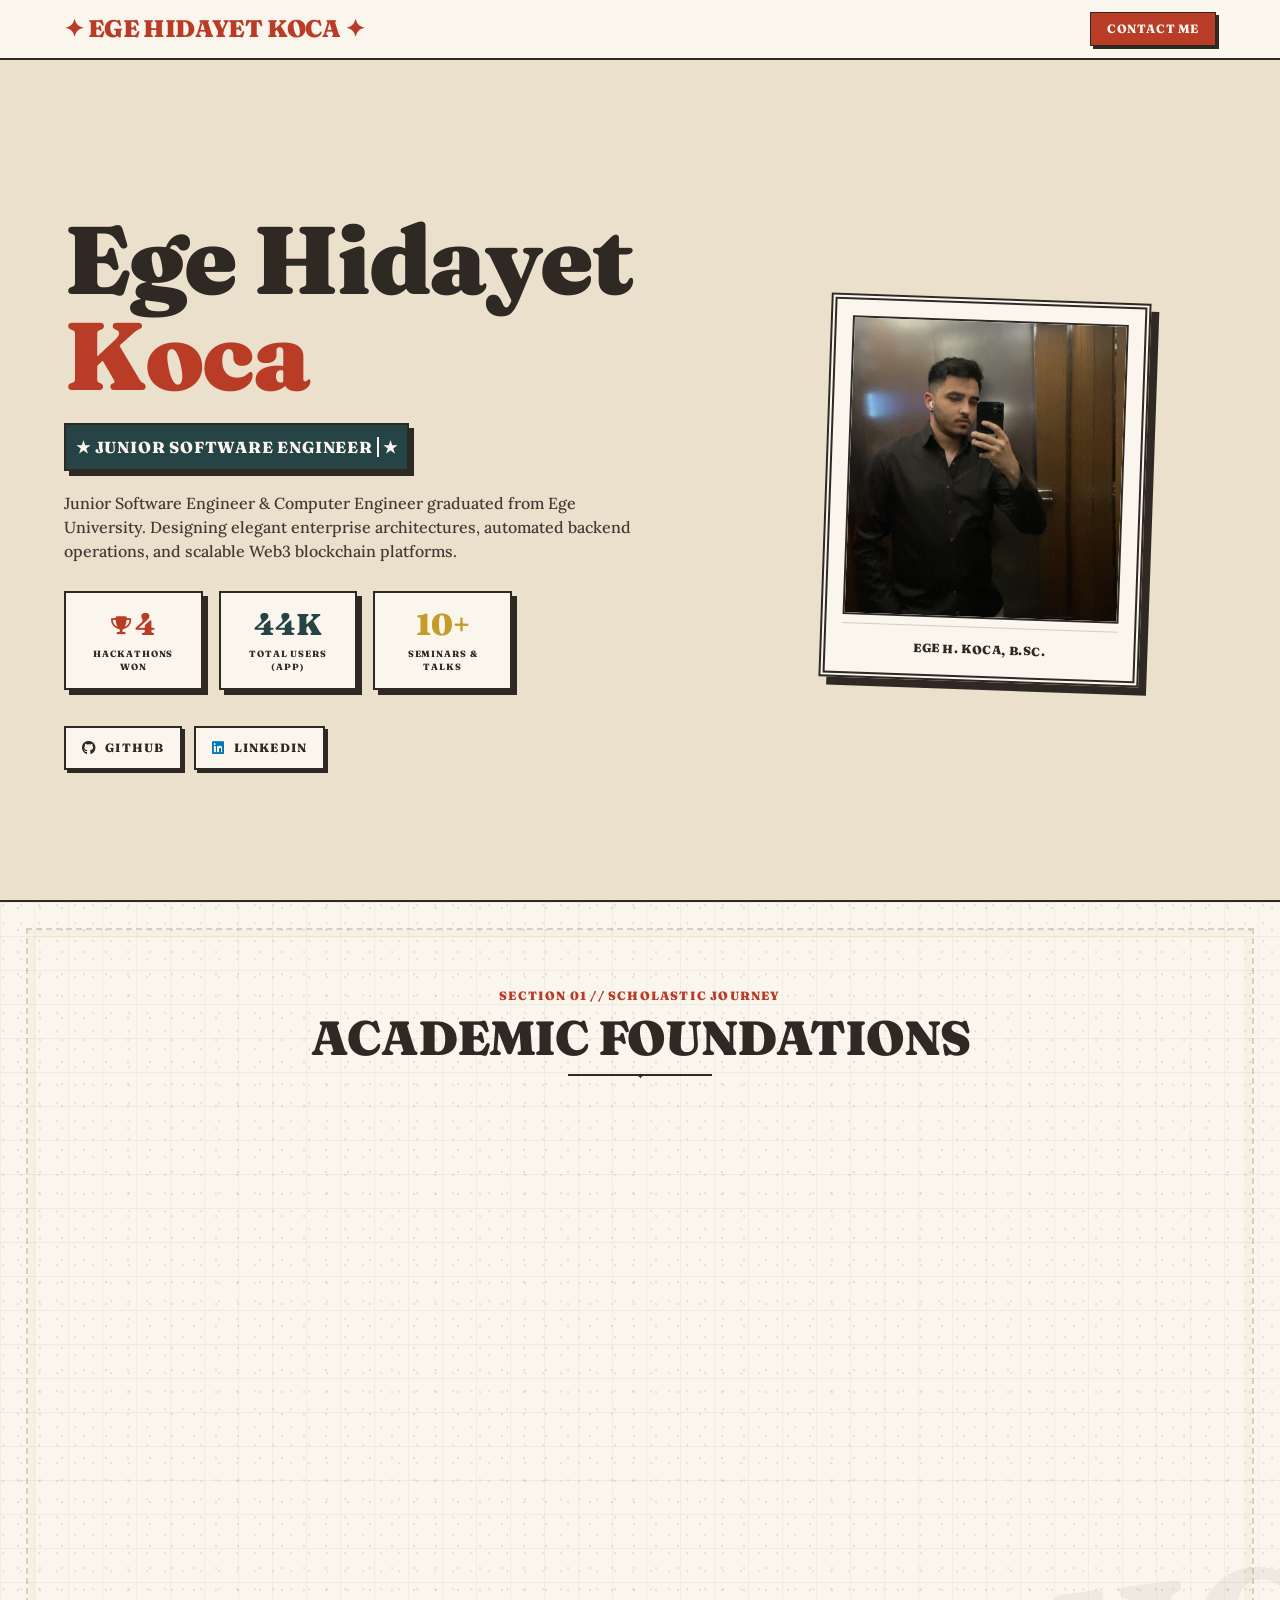
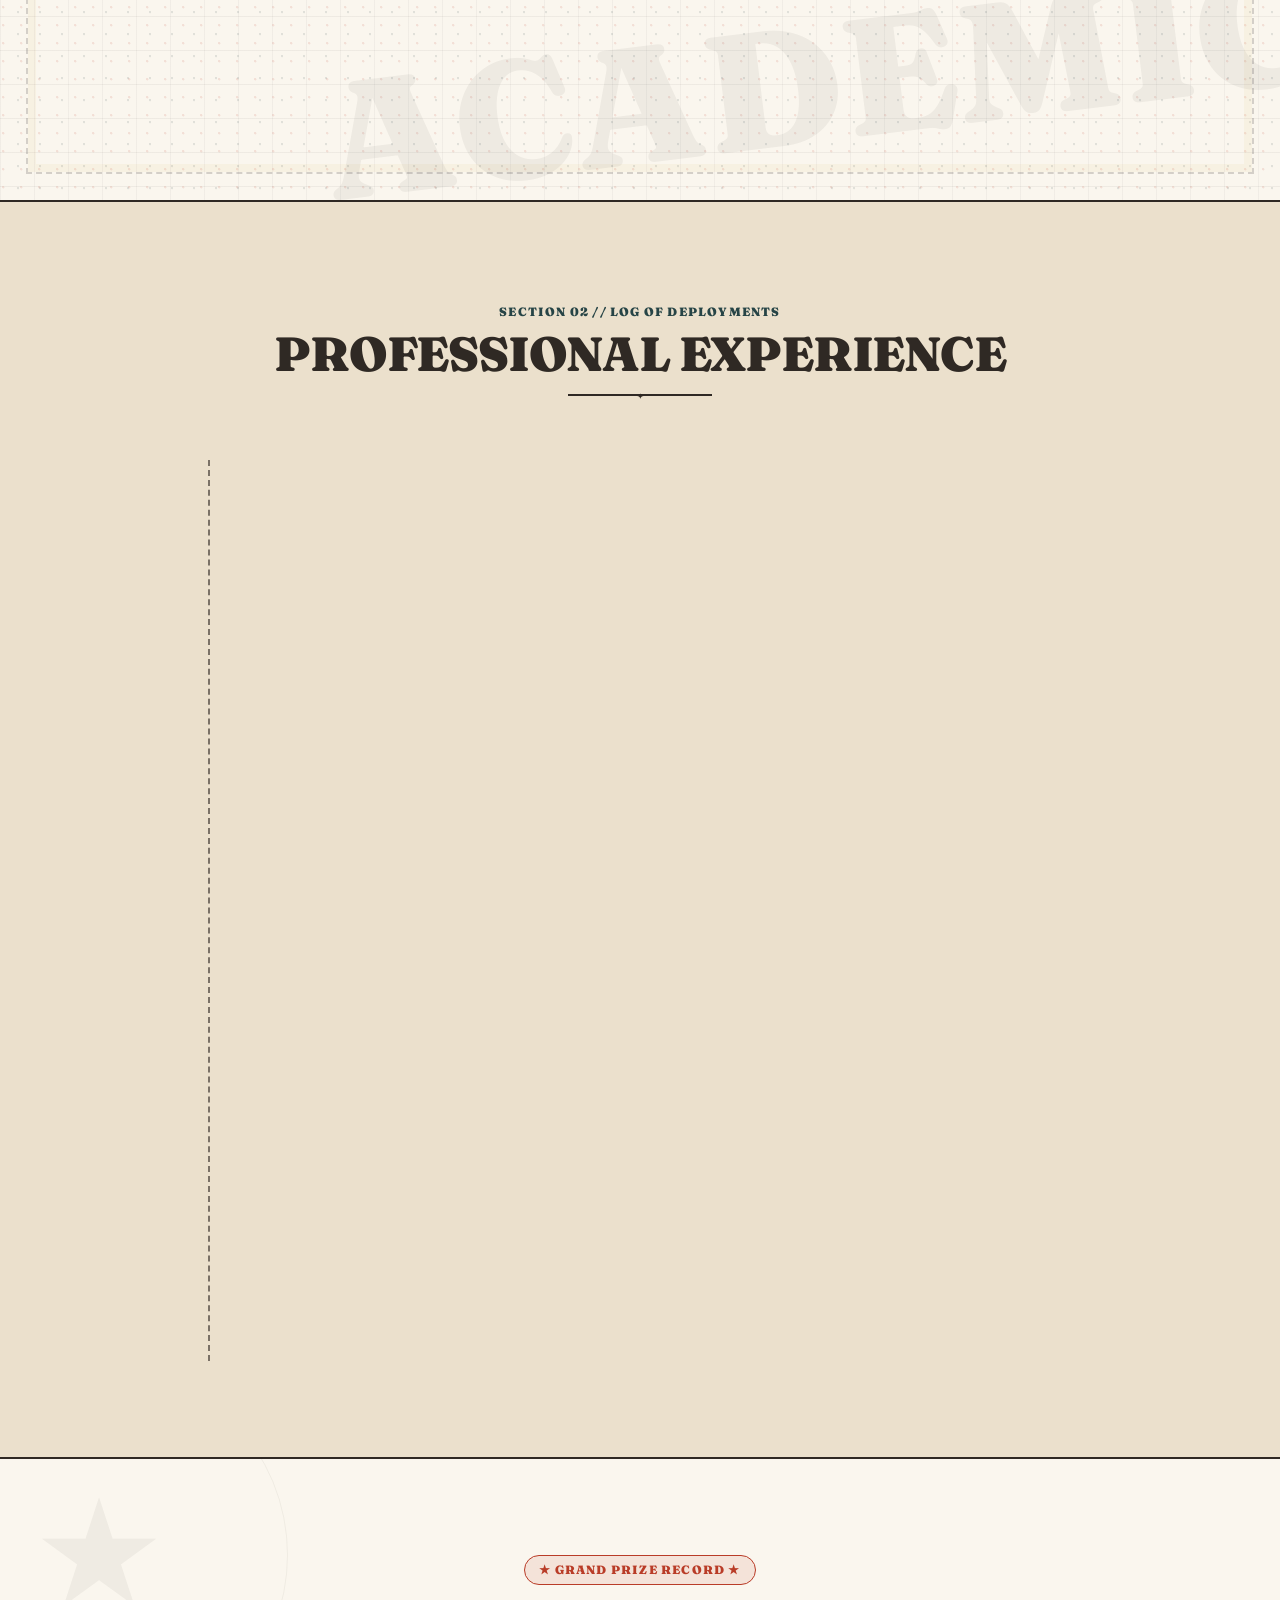
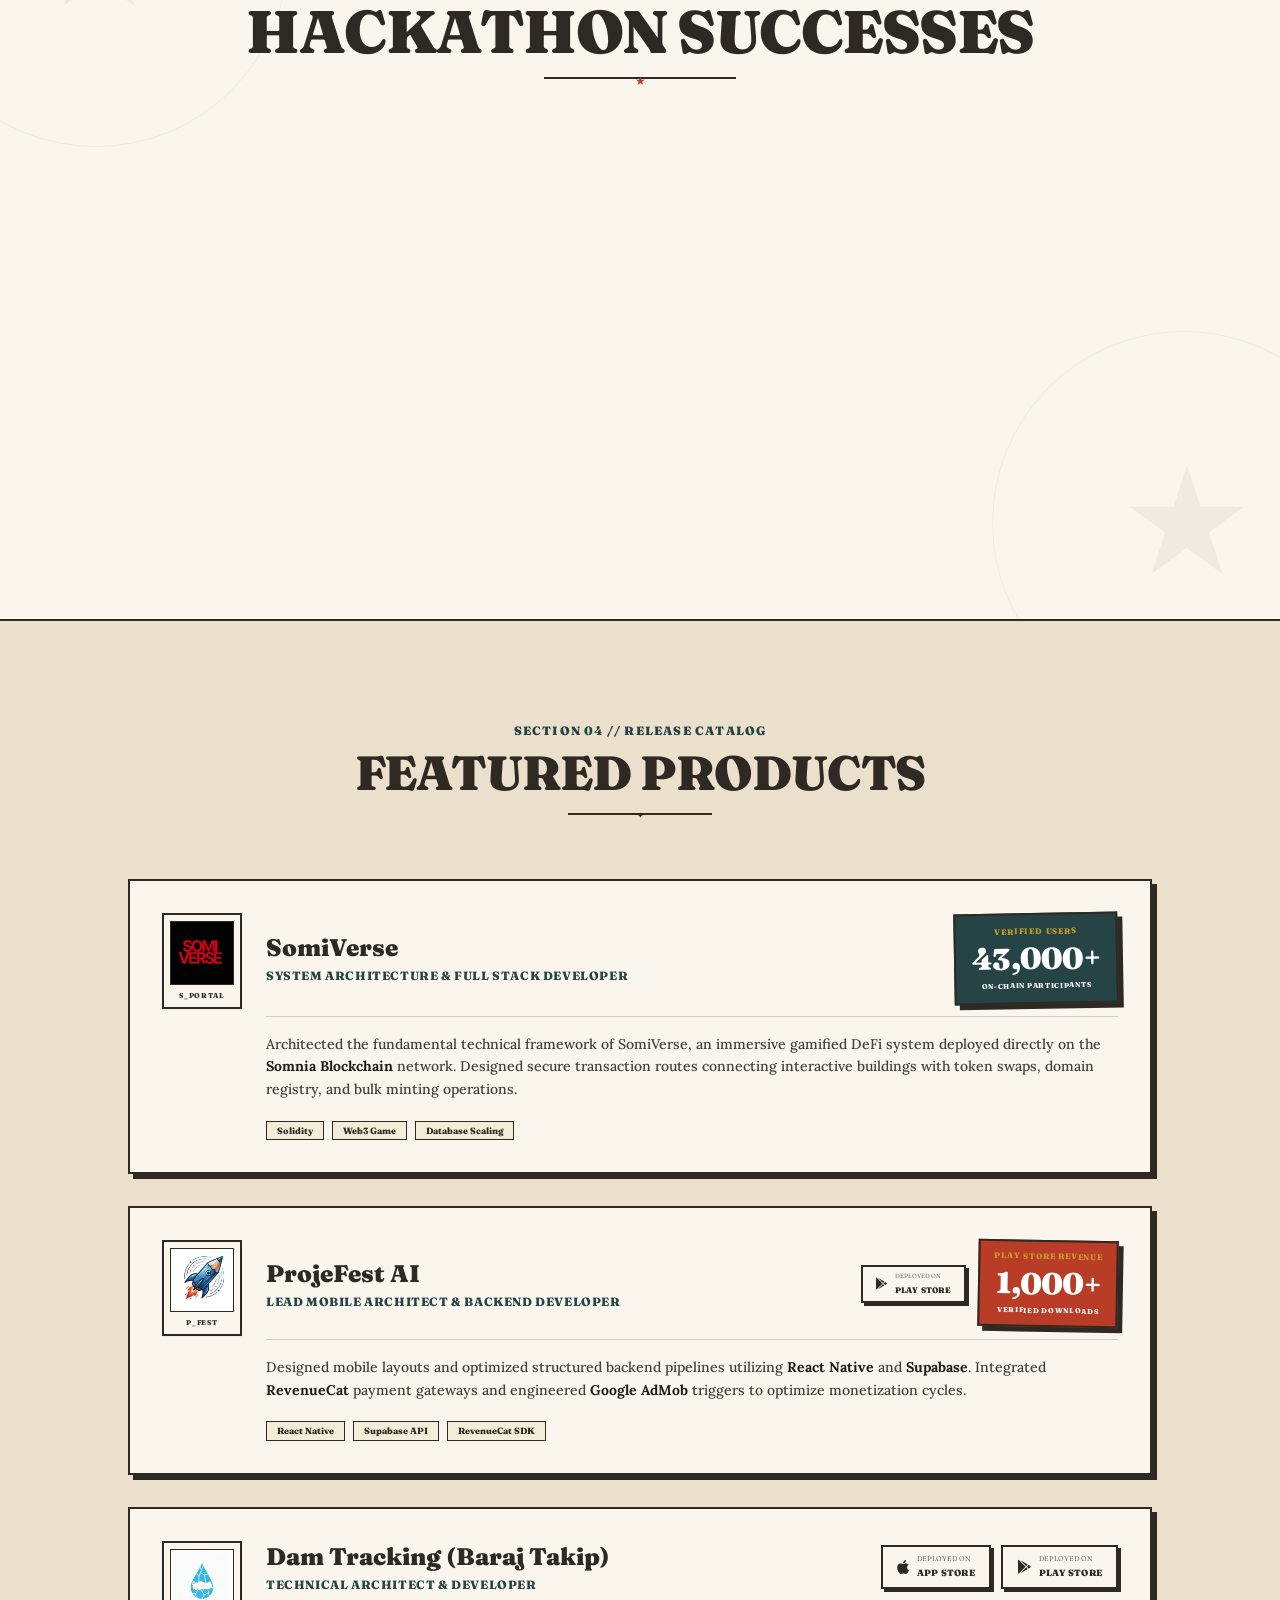
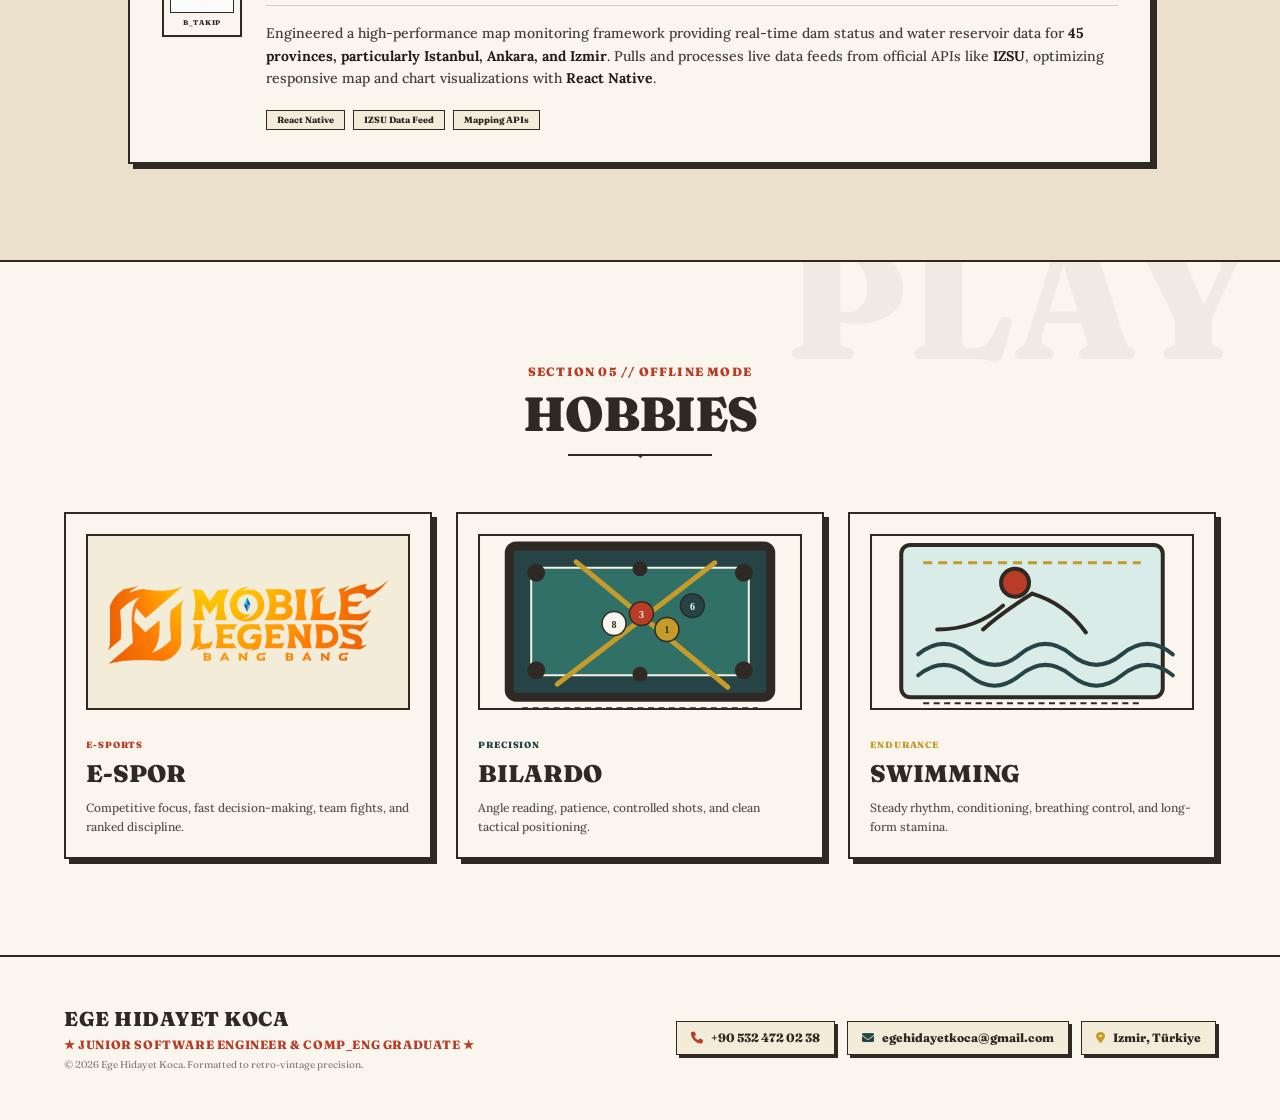
<file: index.html>
<!DOCTYPE html>
<html lang="en" class="scroll-smooth">
<head>
    <meta charset="UTF-8">
    <meta name="viewport" content="width=device-width, initial-scale=1.0">
    <title>Ege Hidayet Koca | Junior Software Engineer</title>
    <!-- Tailwind CSS -->
    <script src="assets/js/tailwindcss.js"></script>
    <!-- Google Fonts: Fraunces (Premium Retro Serif) & Lora (Classy Readable Body) -->
    <link href="assets/css/google-fonts.css" rel="stylesheet">
    <!-- Font Awesome Icons -->
    <link rel="stylesheet" href="assets/css/fontawesome.min.css">
    
    <script>
        tailwind.config = {
            theme: {
                extend: {
                    fontFamily: {
                        serif: ['Fraunces', 'serif'],
                        body: ['Lora', 'serif'],
                    },
                    colors: {
                        retro: {
                            bg: '#F5EFE4',      // Warm Aged Newspaper Cream
                            paper: '#FAF6EE',   // Off-white Warm Paper Sheet
                            red: '#B93A25',     // Vintage Tomato/Cola Red
                            teal: '#244244',    // Muted Dark Petrol Green
                            gold: '#C59B27',    // Aged Brass/Gold
                            charcoal: '#2D2722',// Muted Retro Coffee Dark
                        }
                    }
                }
            }
        }
    </script>
    
    <style>
        /* Smooth scrolling and vintage scrollbar */
        ::-webkit-scrollbar {
            width: 10px;
        }
        ::-webkit-scrollbar-track {
            background: #F0E6D2;
            border-left: 1px solid #2D2722;
        }
        ::-webkit-scrollbar-thumb {
            background: #B93A25;
            border: 2px solid #F5EFE4;
            border-radius: 4px;
        }
        ::-webkit-scrollbar-thumb:hover {
            background: #9A2E1C;
        }

        body {
            font-family: 'Lora', serif;
            background-color: #F5EFE4;
            color: #2D2722;
            background-image: radial-gradient(#2d2722 0.5px, transparent 0.5px), radial-gradient(#2d2722 0.5px, #f5efe4 0.5px);
            background-size: 20px 20px;
            background-position: 0 0, 10px 10px;
            background-blend-mode: multiply;
            opacity: 0.99; /* Fix for background blend */
            overflow-x: hidden;
        }

        b,
        strong {
            font-weight: 900;
            color: #1F1A17;
        }

        /* Classic Retro double-line border used in old magazines/labels */
        .retro-double-border {
            border: 4px double #2D2722;
        }

        .retro-border-thin {
            border: 1px solid #2D2722;
        }

        /* Paper shadow effect */
        .vintage-shadow {
            box-shadow: 5px 5px 0px 0px #2D2722;
        }

        .vintage-shadow-lg {
            box-shadow: 8px 8px 0px 0px #2D2722;
        }

        .vintage-shadow-sm {
            box-shadow: 3px 3px 0px 0px #2D2722;
        }

        /* Vintage stamp perforation effect */
        .stamp-perforation {
            background-image: radial-gradient(circle, transparent 40%, #FAF6EE 40%);
            background-size: 12px 12px;
        }

        /* Custom springy stamp entry animation to give a "tak tak" heavy matbaa/press effect */
        .edu-card-transition {
            will-change: transform, opacity, filter;
            transform-origin: center top;
            opacity: 0;
            transform: translateY(120px) scale(0.78) rotate(-3deg);
            filter: blur(5px);
        }

        .edu-card-visible {
            animation: edu-stamp-in 1.18s cubic-bezier(0.16, 1, 0.3, 1) both;
        }

        @keyframes edu-stamp-in {
            0% {
                opacity: 0;
                transform: translateY(120px) scale(0.78) rotate(-3deg);
                filter: blur(5px);
                box-shadow: 18px 18px 0 0 rgba(45, 39, 34, 0);
            }
            38% {
                opacity: 1;
                transform: translateY(-22px) scale(1.06) rotate(1.6deg);
                filter: blur(0.5px);
                box-shadow: 14px 14px 0 0 #2D2722;
            }
            56% {
                transform: translateY(10px) scale(0.965) rotate(-0.9deg);
                filter: blur(0);
                box-shadow: 3px 3px 0 0 #2D2722;
            }
            74% {
                transform: translateY(-6px) scale(1.015) rotate(0.35deg);
                box-shadow: 8px 8px 0 0 #2D2722;
            }
            100% {
                opacity: 1;
                transform: translateY(0) scale(1) rotate(0deg);
                filter: blur(0);
                box-shadow: 5px 5px 0 0 #2D2722;
            }
        }

        .hackathon-card {
            opacity: 0;
            transform: translateY(-130px) scale(0.86) rotate(-3deg);
            filter: blur(5px);
            will-change: transform, opacity, filter;
        }

        .hackathon-card.is-visible {
            opacity: 1;
            transform: translateY(0) scale(1) rotate(0deg);
            filter: blur(0);
        }

        .hackathon-card.drop-in {
            animation: hackathon-drop-in 1.05s cubic-bezier(0.17, 0.9, 0.28, 1.18) both;
        }

        .hackathon-card.rise-in {
            animation: hackathon-rise-in 1.05s cubic-bezier(0.17, 0.9, 0.28, 1.18) both;
        }

        @keyframes hackathon-drop-in {
            0% {
                opacity: 0;
                transform: translateY(-150px) scale(0.84) rotate(-4deg);
                filter: blur(6px);
                box-shadow: 0 22px 0 rgba(45, 39, 34, 0);
            }
            50% {
                opacity: 1;
                transform: translateY(18px) scale(1.045) rotate(1.4deg);
                filter: blur(0);
                box-shadow: 12px 12px 0 #2D2722;
            }
            72% {
                transform: translateY(-8px) scale(0.985) rotate(-0.45deg);
                box-shadow: 6px 6px 0 #2D2722;
            }
            100% {
                opacity: 1;
                transform: translateY(0) scale(1) rotate(0deg);
                filter: blur(0);
                box-shadow: 8px 8px 0 #2D2722;
            }
        }

        @keyframes hackathon-rise-in {
            0% {
                opacity: 0;
                transform: translateY(150px) scale(0.84) rotate(4deg);
                filter: blur(6px);
                box-shadow: 0 -18px 0 rgba(45, 39, 34, 0);
            }
            50% {
                opacity: 1;
                transform: translateY(-18px) scale(1.045) rotate(-1.4deg);
                filter: blur(0);
                box-shadow: 12px 12px 0 #2D2722;
            }
            72% {
                transform: translateY(8px) scale(0.985) rotate(0.45deg);
                box-shadow: 6px 6px 0 #2D2722;
            }
            100% {
                opacity: 1;
                transform: translateY(0) scale(1) rotate(0deg);
                filter: blur(0);
                box-shadow: 8px 8px 0 #2D2722;
            }
        }

        .experience-card {
            opacity: 0;
            filter: blur(5px);
            will-change: transform, opacity, filter;
        }

        .experience-card.from-left {
            transform: translateX(-120px) rotate(-1.4deg);
        }

        .experience-card.from-right {
            transform: translateX(120px) rotate(1.4deg);
        }

        .experience-card.is-visible {
            opacity: 1;
            transform: translateX(0) rotate(0deg);
            filter: blur(0);
        }

        .experience-card.slide-left-in {
            animation: experience-slide-left-in 1s cubic-bezier(0.16, 1, 0.3, 1) both;
        }

        .experience-card.slide-right-in {
            animation: experience-slide-right-in 1s cubic-bezier(0.16, 1, 0.3, 1) both;
        }

        @keyframes experience-slide-left-in {
            0% {
                opacity: 0;
                transform: translateX(-130px) rotate(-2deg);
                filter: blur(6px);
            }
            58% {
                opacity: 1;
                transform: translateX(18px) rotate(0.6deg);
                filter: blur(0);
            }
            78% {
                transform: translateX(-6px) rotate(-0.2deg);
            }
            100% {
                opacity: 1;
                transform: translateX(0) rotate(0deg);
                filter: blur(0);
            }
        }

        @keyframes experience-slide-right-in {
            0% {
                opacity: 0;
                transform: translateX(130px) rotate(2deg);
                filter: blur(6px);
            }
            58% {
                opacity: 1;
                transform: translateX(-18px) rotate(-0.6deg);
                filter: blur(0);
            }
            78% {
                transform: translateX(6px) rotate(0.2deg);
            }
            100% {
                opacity: 1;
                transform: translateX(0) rotate(0deg);
                filter: blur(0);
            }
        }

        .academic-bg {
            background-color: #FAF6EE;
            background-image:
                linear-gradient(rgba(45, 39, 34, 0.055) 1px, transparent 1px),
                linear-gradient(90deg, rgba(45, 39, 34, 0.045) 1px, transparent 1px),
                radial-gradient(circle at 18% 18%, rgba(185, 58, 37, 0.12) 0 1px, transparent 1.5px),
                radial-gradient(circle at 82% 28%, rgba(36, 66, 68, 0.12) 0 1px, transparent 1.5px);
            background-size: 100% 34px, 34px 100%, 18px 18px, 22px 22px;
        }

        .academic-bg::before,
        .academic-bg::after {
            content: "";
            position: absolute;
            pointer-events: none;
            z-index: 0;
        }

        .academic-bg::before {
            inset: 26px;
            border: 2px dashed rgba(45, 39, 34, 0.18);
            box-shadow: inset 0 0 0 8px rgba(197, 155, 39, 0.06);
        }

        .academic-bg::after {
            content: "ACADEMIC";
            right: -3vw;
            bottom: 4vh;
            font-family: 'Fraunces', serif;
            font-size: clamp(4rem, 13vw, 11rem);
            font-weight: 900;
            line-height: 1;
            color: rgba(45, 39, 34, 0.055);
            transform: rotate(-7deg);
            letter-spacing: 0;
            white-space: nowrap;
        }
    </style>
</head>
<body class="antialiased selection:bg-[#B93A25] selection:text-white">

    <!-- Vintage Header Masthead (Simplified without Navigation Links for Clean Scroll UX) -->
    <header class="fixed top-0 left-0 w-full z-40 bg-[#FAF6EE] border-b-2 border-retro-charcoal px-4 sm:px-6 py-3 transition-all duration-300">
        <div class="max-w-6xl mx-auto flex items-center justify-between">
            <a href="#hero" class="font-serif font-black text-xl md:text-2xl tracking-tight text-retro-red hover:opacity-85">
                ✦ EGE HIDAYET KOCA ✦
            </a>

            <a href="mailto:egehidayetkoca@gmail.com" class="bg-retro-red hover:bg-retro-charcoal text-[#FAF6EE] text-xs font-serif font-bold tracking-wider uppercase px-4 py-2 border border-retro-charcoal transition-all vintage-shadow-sm">
                CONTACT ME
            </a>
        </div>
    </header>

    <!-- 1. HERO ENTRY SECTION (Highly Responsive, Perfectly Aligned Side-by-Side Layout) -->
    <section id="hero" class="relative min-h-screen lg:h-screen lg:max-h-[950px] flex items-center justify-center pt-28 pb-8 px-4 sm:px-6 z-10 overflow-hidden">
        <div class="max-w-6xl w-full mx-auto grid grid-cols-1 md:grid-cols-12 gap-8 items-center h-full">
            
            <!-- Left Column: Classic Bold Advertising Typography -->
            <div class="md:col-span-7 flex flex-col justify-center space-y-4 md:space-y-5">
                <h1 class="font-serif font-black text-4xl sm:text-6xl lg:text-7xl xl:text-8xl tracking-tight leading-none text-retro-charcoal">
                    Ege Hidayet <br>
                    <span class="text-retro-red">Koca</span>
                </h1>
                
                <!-- Retro Framed Label for Subtitle -->
                <div class="bg-retro-teal text-[#FAF6EE] border-2 border-retro-charcoal p-2.5 inline-block w-fit max-w-full vintage-shadow">
                    <h2 class="text-xs sm:text-sm md:text-base font-serif font-extrabold tracking-wider uppercase">
                        ★ <span id="typewriter-text" class="border-r-2 border-[#FAF6EE] pr-1"></span> ★
                    </h2>
                </div>
                
                <p class="text-retro-charcoal/90 text-xs sm:text-sm md:text-base max-w-xl leading-relaxed font-medium">
                    Junior Software Engineer & Computer Engineer graduated from Ege University. Designing elegant enterprise architectures, automated backend operations, and scalable Web3 blockchain platforms.
                </p>

                <!-- Classic Ledger Stats Grid -->
                <div class="grid grid-cols-3 gap-3 sm:gap-4 py-2 max-w-md w-full">
                    <div class="bg-[#FAF6EE] border-2 border-retro-charcoal p-2.5 sm:p-3.5 text-center vintage-shadow">
                        <div class="text-xl sm:text-2xl md:text-3xl font-serif font-black text-retro-red flex items-center justify-center gap-1">
                            <i class="fas fa-trophy text-sm sm:text-base md:text-lg"></i>
                            <span>4</span>
                        </div>
                        <div class="text-[8px] sm:text-[9px] font-serif font-bold uppercase tracking-widest text-retro-charcoal mt-1">Hackathons Won</div>
                    </div>
                    <div class="bg-[#FAF6EE] border-2 border-retro-charcoal p-2.5 sm:p-3.5 text-center vintage-shadow">
                        <div class="text-xl sm:text-2xl md:text-3xl font-serif font-black text-retro-teal">44K</div>
                        <div class="text-[8px] sm:text-[9px] font-serif font-bold uppercase tracking-widest text-retro-charcoal mt-1">Total Users (App)</div>
                    </div>
                    <div class="bg-[#FAF6EE] border-2 border-retro-charcoal p-2.5 sm:p-3.5 text-center vintage-shadow">
                        <div class="text-xl sm:text-2xl md:text-3xl font-serif font-black text-retro-gold">10+</div>
                        <div class="text-[8px] sm:text-[9px] font-serif font-bold uppercase tracking-widest text-retro-charcoal mt-1">Seminars & Talks</div>
                    </div>
                </div>

                <!-- Handles -->
                <div class="flex flex-wrap items-center gap-3 pt-2">
                    <a href="https://github.com/egekoca" target="_blank" class="bg-[#FAF6EE] border-2 border-retro-charcoal hover:bg-retro-red hover:text-white px-4 py-2.5 text-[10px] sm:text-xs font-serif font-bold tracking-widest uppercase flex items-center gap-2 transition-all vintage-shadow-sm">
                        <i class="fab fa-github text-sm"></i>
                        <span>GITHUB</span>
                    </a>
                    <a href="https://www.linkedin.com/in/ege-hidayet-koca/" target="_blank" class="bg-[#FAF6EE] border-2 border-retro-charcoal hover:bg-retro-teal hover:text-white px-4 py-2.5 text-[10px] sm:text-xs font-serif font-bold tracking-widest uppercase flex items-center gap-2 transition-all vintage-shadow-sm">
                        <i class="fab fa-linkedin text-sm text-[#0077B5]"></i>
                        <span>LINKEDIN</span>
                    </a>
                </div>
            </div>

            <!-- Right Column: Retro Portrait Card (Ensured side-by-side positioning on larger screens) -->
            <div class="md:col-span-5 flex justify-center items-center">
                <div class="relative w-64 h-72 sm:w-72 sm:h-80 md:w-80 md:h-96 max-w-full">
                    <!-- Polaroid Style frame containing user avatar -->
                    <div class="absolute inset-0 bg-[#FAF6EE] border-[6px] border-double border-retro-charcoal p-3.5 sm:p-4 flex flex-col justify-between vintage-shadow-lg transform rotate-2 md:hover:rotate-0 transition-transform duration-300">
                        <!-- Portrait Image Wrapper -->
                        <div class="w-full h-[88%] bg-[#F2ECD8] border-2 border-retro-charcoal overflow-hidden relative flex items-center justify-center">
                            <!-- Fallback styled beautifully below. Actual image will crop cleanly inside. -->
                            <img src="assets/images/profile-elevator.jpg" alt="Ege Hidayet Koca" onerror="this.style.display='none'; this.nextElementSibling.style.display='flex';" class="w-full h-full object-cover">
                            <div class="hidden w-full h-full flex-col items-center justify-center bg-[#FAF6EE] text-retro-charcoal">
                                <i class="fas fa-user-tie text-4xl sm:text-5xl text-retro-red mb-3"></i>
                                <span class="font-serif text-[9px] sm:text-[10px] tracking-widest uppercase font-bold">[YOUR PHOTO HERE]</span>
                            </div>
                        </div>

                        <!-- Polaroid bottom margin metadata -->
                        <div class="text-center pt-1.5 sm:pt-2 border-t border-retro-charcoal/20">
                            <span class="font-serif font-black text-xs tracking-wider uppercase text-retro-charcoal">Ege H. Koca, B.Sc.</span>
                        </div>
                    </div>
                </div>
            </div>

        </div>
    </section>

    <!-- 2. EDUCATION SECTION (Stacked Symmetrical Layout - Scrollable/No Clip on Accordion Expansion) -->
    <section id="education" class="academic-bg relative min-h-screen py-20 px-4 sm:px-6 border-t-2 border-retro-charcoal z-10 overflow-hidden">
        <div class="relative z-10 max-w-4xl mx-auto w-full">
            <div class="text-center mb-10">
                <span class="text-xs font-serif font-black tracking-widest text-retro-red uppercase">SECTION 01 // SCHOLASTIC JOURNEY</span>
                <h2 class="font-serif font-black text-3xl md:text-5xl text-retro-charcoal mt-2 uppercase tracking-tight">Academic Foundations</h2>
                <div class="w-36 h-0.5 bg-retro-charcoal mx-auto mt-3 relative">
                    <span class="absolute -top-1 left-1/2 -translate-x-1/2 text-[8px]">✦</span>
                </div>
            </div>

            <!-- Vertically Stacked Symmetrical Cards for Flawless Page Flow -->
            <div class="space-y-6">
                
                <!-- Card 1: Dr. Güngör Özbek Anatolian High School -->
                <div id="edu-card-1" class="edu-card-transition opacity-0 translate-y-12 scale-95 bg-[#FAF6EE] p-5 sm:p-6 retro-double-border relative group vintage-shadow hover:translate-x-[-2px] hover:translate-y-[-2px] hover:shadow-[7px_7px_0px_0px_#2D2722] transition-all flex flex-col md:flex-row items-start md:items-center justify-between gap-4 md:gap-6">
                    <span class="absolute top-2 left-2 text-xs text-retro-charcoal/40">✦</span>
                    <span class="absolute top-2 right-2 text-xs text-retro-charcoal/40">✦</span>
                    
                    <div class="flex items-center gap-4">
                        <!-- School Logo Box with Fallback -->
                        <div class="relative w-12 h-12 bg-[#FAF6EE] border border-retro-charcoal p-1 flex items-center justify-center overflow-hidden shrink-0 shadow-sm rounded-lg">
                            <img src="assets/images/dr-gungor-ozbek.jpg" alt="Dr. Güngör Özbek Anatolian High School Logo" onerror="this.style.display='none'; this.nextElementSibling.style.display='flex';" class="w-full h-full object-contain">
                            <span class="hidden w-full h-full items-center justify-center font-serif font-black text-retro-red text-base">GO</span>
                        </div>
                        <div>
                            <span class="text-[10px] font-serif font-bold text-retro-charcoal bg-[#F2ECD8] border border-retro-charcoal px-2.5 py-0.5">2017 - 2021</span>
                            <h3 class="text-lg sm:text-xl font-serif font-black text-retro-charcoal mt-1">
                                Dr. Güngör Özbek Anatolian High School
                            </h3>
                            <p class="text-xs font-serif font-bold tracking-wider text-retro-red uppercase mt-0.5">&gt; Graduated 2nd in school ranking</p>
                        </div>
                    </div>

                    <!-- Mini Ledger Details -->
                    <div class="flex gap-4 shrink-0 w-full md:w-auto border-t md:border-t-0 border-retro-charcoal/20 pt-3 md:pt-0">
                        <div class="bg-[#F2ECD8] border border-retro-charcoal/60 px-4 py-2 text-center min-w-[100px] flex-1 md:flex-initial">
                            <span class="text-[8px] font-serif font-bold text-retro-charcoal/70 block uppercase tracking-wider">Overall GPA</span>
                            <span class="text-base sm:text-lg font-serif font-black text-retro-charcoal block">97.3 / 100</span>
                        </div>
                        <div class="bg-[#F2ECD8] border border-retro-charcoal/60 px-4 py-2 text-center min-w-[100px] flex-1 md:flex-initial">
                            <span class="text-[8px] font-serif font-bold text-retro-charcoal/70 block uppercase tracking-wider">Rank</span>
                            <span class="text-base sm:text-lg font-serif font-black text-retro-charcoal block">2nd Place</span>
                        </div>
                    </div>
                </div>

                <!-- Card 2: Ege University (COLLAPSIBLE / ACCORDION STYLE) -->
                <div id="ege-card" class="edu-card-transition opacity-0 translate-y-12 scale-95 bg-[#FAF6EE] p-5 sm:p-6 retro-double-border relative group vintage-shadow hover:translate-x-[-2px] hover:translate-y-[-2px] hover:shadow-[7px_7px_0px_0px_#2D2722] transition-all flex flex-col gap-4 cursor-pointer">
                    <span class="absolute top-2 left-2 text-xs text-retro-charcoal/40">✦</span>
                    <span class="absolute top-2 right-2 text-xs text-retro-charcoal/40">✦</span>
                    
                    <div class="flex flex-col md:flex-row items-start md:items-center justify-between gap-4 md:gap-6">
                        <div class="flex items-center gap-4">
                            <!-- School Logo Box with Fallback -->
                            <div class="relative w-12 h-12 bg-[#FAF6EE] border border-retro-charcoal p-1 flex items-center justify-center overflow-hidden shrink-0 shadow-sm rounded-lg">
                                <img src="assets/images/ege-university.png" alt="Ege University Logo" onerror="this.style.display='none'; this.nextElementSibling.style.display='flex';" class="w-full h-full object-contain">
                                <span class="hidden w-full h-full items-center justify-center font-serif font-black text-retro-teal text-base">EU</span>
                            </div>
                            <div>
                                <span class="text-[10px] font-serif font-bold text-retro-charcoal bg-[#F2ECD8] border border-retro-charcoal px-2.5 py-0.5">2021 - 2026</span>
                                <h3 class="text-lg sm:text-xl font-serif font-black text-retro-charcoal mt-1">
                                    Ege University
                                </h3>
                                <p class="text-xs font-serif font-bold tracking-wider text-retro-teal uppercase mt-0.5">&gt; B.Sc in Computer Engineering (Graduated)</p>
                            </div>
                        </div>

                        <!-- Mini Ledger Details -->
                        <div class="flex gap-4 shrink-0 w-full md:w-auto border-t md:border-t-0 border-retro-charcoal/20 pt-3 md:pt-0">
                            <div class="bg-[#F2ECD8] border border-retro-charcoal/60 px-4 py-2 text-center min-w-[100px] flex-1 md:flex-initial">
                                <span class="text-[8px] font-serif font-bold text-retro-charcoal/70 block uppercase tracking-wider">Final GPA</span>
                                <span class="text-base sm:text-lg font-serif font-black text-retro-charcoal block">3.14 / 4.00</span>
                            </div>
                            <div class="bg-[#F2ECD8] border border-retro-charcoal/60 px-4 py-2 text-center min-w-[100px] flex-1 md:flex-initial">
                                <span class="text-[8px] font-serif font-bold text-retro-charcoal/70 block uppercase tracking-wider">Conferred</span>
                                <span class="text-base sm:text-lg font-serif font-black text-retro-charcoal block">June 2026</span>
                            </div>
                        </div>
                    </div>

                    <!-- Accordion Click to Expand Bar -->
                    <div class="flex items-center justify-between text-[10px] font-serif font-black text-retro-teal uppercase tracking-widest border-t border-retro-charcoal/20 pt-3">
                        <span class="flex items-center gap-1.5"><i class="fas fa-folder-open text-xs"></i> CLICK TO TOGGLE THESIS, PROJECTS & UNIONS</span>
                        <i id="ege-arrow" class="fas fa-chevron-down transition-transform duration-300"></i>
                    </div>

                    <!-- Collapsible Details Container -->
                    <div id="ege-details" class="max-h-0 overflow-hidden transition-all duration-300 ease-in-out">
                        <div class="border-t border-dashed border-retro-charcoal/30 pt-4 space-y-4 font-serif text-xs md:text-sm">
                            <div>
                                <span class="font-bold text-retro-red block uppercase tracking-wider text-[9px] md:text-[10px] mb-1">★ Academic Thesis</span>
                                <p class="text-retro-charcoal/90 leading-relaxed pl-3 border-l-2 border-retro-red">
                                    Designing and validating high-entropy, cryptographically secure <b>Blockchain-based Random Number Generators (RNG)</b> on distributed networks.
                                </p>
                            </div>
                            <div>
                                <span class="font-bold text-retro-teal block uppercase tracking-wider text-[9px] md:text-[10px] mb-1">★ Advanced Languages & Projects</span>
                                <p class="text-retro-charcoal/90 leading-relaxed pl-3 border-l-2 border-retro-teal">
                                    Engineered scalable microservices, automated APIs, and backend architectures utilizing <b>Java, C#, and Python</b>.
                                </p>
                            </div>
                            <div>
                                <span class="font-bold text-retro-gold block uppercase tracking-wider text-[9px] md:text-[10px] mb-1">★ Union & Club Engagements</span>
                                <div class="flex flex-wrap gap-2 pl-3 border-l-2 border-retro-gold mt-1.5">
                                    <span class="text-[10px] bg-[#F2ECD8] border border-retro-charcoal/40 px-2.5 py-1 text-retro-charcoal font-bold">2022 SAVTEK (Defense Tech)</span>
                                    <span class="text-[10px] bg-[#F2ECD8] border border-retro-charcoal/40 px-2.5 py-1 text-retro-charcoal font-bold">2023 EKAMİT (Academic Research)</span>
                                    <span class="text-[10px] bg-[#F2ECD8] border border-retro-charcoal/40 px-2.5 py-1 text-retro-charcoal font-bold">2024 R&D Union (Research & Dev)</span>
                                </div>
                            </div>
                        </div>
                    </div>
                </div>

            </div>
        </div>
    </section>

    <!-- 3. EXPERIENCE SECTION (With Inline Timeline Axis on Left & Institutional Logos) -->
    <section id="experience" class="relative py-24 px-4 sm:px-6 border-t-2 border-retro-charcoal z-10">
        <div class="max-w-4xl mx-auto">
            <div class="text-center mb-16">
                <span class="text-xs font-serif font-black tracking-widest text-retro-teal uppercase">SECTION 02 // LOG OF DEPLOYMENTS</span>
                <h2 class="font-serif font-black text-3xl md:text-5xl text-retro-charcoal mt-2 uppercase tracking-tight">Professional Experience</h2>
                <div class="w-36 h-0.5 bg-retro-charcoal mx-auto mt-4 relative">
                    <span class="absolute -top-1 left-1/2 -translate-x-1/2 text-[8px]">✦</span>
                </div>
            </div>

            <!-- Integrated Timeline Experience List -->
            <div class="relative pl-6 md:pl-10 border-l-2 border-dashed border-retro-charcoal/60 space-y-12 ml-1 md:ml-4">
                
                <!-- Role 1: Norm Holding -->
                <div class="experience-card from-left relative">
                    <!-- Timeline Node Pin -->
                    <span class="absolute -left-[31px] md:-left-[49px] top-4 w-4 h-4 rounded-full bg-retro-red border-2 border-retro-charcoal flex items-center justify-center shadow-sm">
                        <span class="w-1.5 h-1.5 rounded-full bg-[#FAF6EE]"></span>
                    </span>

                    <div class="bg-[#FAF6EE] p-5 sm:p-6 md:p-8 border-2 border-retro-charcoal vintage-shadow relative">
                        <div class="flex flex-col md:flex-row md:items-start justify-between gap-4 mb-6 border-b border-retro-charcoal/20 pb-4">
                            <div class="flex items-center gap-4">
                                <!-- Company Logo Box -->
                                <div class="relative w-12 h-12 bg-[#FAF6EE] border border-retro-charcoal p-1 flex items-center justify-center overflow-hidden shrink-0 shadow-sm rounded-lg">
                                    <img src="assets/images/norm-holding.png" alt="Norm Holding Logo" onerror="this.style.display='none'; this.nextElementSibling.style.display='flex';" class="w-full h-full object-contain">
                                    <span class="hidden w-full h-full items-center justify-center font-serif font-black text-retro-teal text-base">NH</span>
                                </div>
                                <div>
                                    <span class="bg-retro-teal text-[#FAF6EE] border border-retro-charcoal text-[9px] font-serif font-extrabold px-2.5 py-1 tracking-widest uppercase">
                                        PRESENT // FULL-TIME APPOINTMENT
                                    </span>
                                    <h3 class="text-xl sm:text-2xl font-serif font-black text-retro-charcoal mt-1">Norm Holding</h3>
                                    <p class="text-xs sm:text-sm font-serif font-bold text-retro-red">N'Talent Software Developer | Smart Automation Technologies</p>
                                </div>
                            </div>
                            <div class="text-left md:text-right font-serif">
                                <span class="text-xs font-bold text-retro-charcoal block">June 2025 - Present</span>
                                <p class="text-[10px] font-bold text-retro-teal mt-1 uppercase"><i class="fas fa-map-marker-alt mr-1"></i> Izmir, Turkiye (Hybrid)</p>
                            </div>
                        </div>

                        <!-- Bullet points -->
                        <ul class="space-y-3 text-xs sm:text-sm text-retro-charcoal/90">
                            <li class="flex items-start gap-3">
                                <span class="text-retro-red mt-0.5 shrink-0">✦</span>
                                <span>Developed enterprise mobile & web systems on the <b>Kuika platform</b> using <b>C#</b>, <b>MSSQL</b>, and REST API layers.</span>
                            </li>
                            <li class="flex items-start gap-3">
                                <span class="text-retro-red mt-0.5 shrink-0">✦</span>
                                <span>Architected corporate <b>CRM tracking modules</b> to optimize automated <b>financial operations</b>.</span>
                            </li>
                            <li class="flex items-start gap-3">
                                <span class="text-retro-red mt-0.5 shrink-0">✦</span>
                                <span>Shipped the <b>Norm Days QR App</b> - event tracking system with validator loops and central analytics.</span>
                            </li>
                        </ul>
                    </div>
                </div>

                <!-- Role 2: OverBlock Web 3 Office -->
                <div class="experience-card from-right relative">
                    <!-- Timeline Node Pin -->
                    <span class="absolute -left-[31px] md:-left-[49px] top-4 w-4 h-4 rounded-full bg-retro-teal border-2 border-retro-charcoal flex items-center justify-center shadow-sm">
                        <span class="w-1.5 h-1.5 rounded-full bg-[#FAF6EE]"></span>
                    </span>

                    <div class="bg-[#FAF6EE] p-5 sm:p-6 md:p-8 border-2 border-retro-charcoal vintage-shadow relative">
                        <div class="flex flex-col md:flex-row md:items-start justify-between gap-4 mb-6 border-b border-retro-charcoal/20 pb-4">
                            <div class="flex items-center gap-4">
                                <!-- Company Logo Box -->
                                <div class="relative w-12 h-12 bg-[#FAF6EE] border border-retro-charcoal p-1 flex items-center justify-center overflow-hidden shrink-0 shadow-sm rounded-lg">
                                    <img src="assets/images/overblock.jpg" alt="OverBlock Logo" onerror="this.style.display='none'; this.nextElementSibling.style.display='flex';" class="w-full h-full object-contain">
                                    <span class="hidden w-full h-full items-center justify-center font-serif font-black text-retro-red text-base">OB</span>
                                </div>
                                <div>
                                    <span class="bg-retro-red text-white border border-retro-charcoal text-[9px] font-serif font-extrabold px-2.5 py-1 tracking-widest uppercase">
                                        OCTOBER 2024 // PART-TIME ROLE
                                    </span>
                                    <h3 class="text-xl sm:text-2xl font-serif font-black text-retro-charcoal mt-1">OverBlock Web 3 Office</h3>
                                    <p class="text-xs sm:text-sm font-serif font-bold text-retro-red">Full Stack Developer</p>
                                </div>
                            </div>
                            <div class="text-left md:text-right font-serif">
                                <span class="text-xs font-bold text-retro-charcoal block">October 2024 - June 2025</span>
                                <p class="text-[10px] font-bold text-retro-teal mt-1 uppercase"><i class="fas fa-map-marker-alt mr-1"></i> Izmir, Turkiye</p>
                            </div>
                        </div>

                        <ul class="space-y-3 text-xs sm:text-sm text-retro-charcoal/90">
                            <li class="flex items-start gap-3">
                                <span class="text-retro-red mt-0.5 shrink-0">✦</span>
                                <span>Built smart contract systems and decentralized layouts utilizing <b>Solidity</b>, <b>Move</b>, <b>React</b>, and <b>TypeScript</b>.</span>
                            </li>
                            <li class="flex items-start gap-3">
                                <span class="text-retro-red mt-0.5 shrink-0">✦</span>
                                <span>Completed and delivered 4 award-winning blockchain platforms across high-profile global hackathons.</span>
                            </li>
                        </ul>
                    </div>
                </div>

                <!-- Role 3: Solana All Stars Türkiye -->
                <div class="experience-card from-left relative">
                    <!-- Timeline Node Pin -->
                    <span class="absolute -left-[31px] md:-left-[49px] top-4 w-4 h-4 rounded-full bg-retro-gold border-2 border-retro-charcoal flex items-center justify-center shadow-sm">
                        <span class="w-1.5 h-1.5 rounded-full bg-[#FAF6EE]"></span>
                    </span>

                    <div class="bg-[#FAF6EE] p-5 sm:p-6 md:p-8 border-2 border-retro-charcoal vintage-shadow relative">
                        <div class="flex flex-col md:flex-row md:items-start justify-between gap-4 mb-6 border-b border-retro-charcoal/20 pb-4">
                            <div class="flex items-center gap-4">
                                <!-- Company Logo Box -->
                                <div class="relative w-12 h-12 bg-[#FAF6EE] border border-retro-charcoal p-1 flex items-center justify-center overflow-hidden shrink-0 shadow-sm rounded-lg">
                                    <img src="assets/images/solana-all-stars.jpeg" alt="Solana All Stars Logo" onerror="this.style.display='none'; this.nextElementSibling.style.display='flex';" class="w-full h-full object-contain">
                                    <span class="hidden w-full h-full items-center justify-center font-serif font-black text-retro-gold text-base">SO</span>
                                </div>
                                <div>
                                    <span class="bg-retro-gold text-retro-charcoal border border-retro-charcoal text-[9px] font-serif font-extrabold px-2.5 py-1 tracking-widest uppercase">
                                        MAY 2024 // PART-TIME ROLE
                                    </span>
                                    <h3 class="text-xl sm:text-2xl font-serif font-black text-retro-charcoal mt-1">Solana All Stars Türkiye</h3>
                                    <p class="text-xs sm:text-sm font-serif font-bold text-retro-red">Jr. Regional Manager</p>
                                </div>
                            </div>
                            <div class="text-left md:text-right font-serif">
                                <span class="text-xs font-bold text-retro-charcoal block">May 2024 - February 2025</span>
                                <p class="text-[10px] font-bold text-retro-teal mt-1 uppercase"><i class="fas fa-map-marker-alt mr-1"></i> Aegean Region, Turkiye</p>
                            </div>
                        </div>

                        <ul class="space-y-3 text-xs sm:text-sm text-retro-charcoal/90">
                            <li class="flex items-start gap-3">
                                <span class="text-retro-red mt-0.5 shrink-0">✦</span>
                                <span>Conducted extensive blockchain technical training sessions and <b>seminars across more than 10 cities</b> in the Aegean region.</span>
                            </li>
                            <li class="flex items-start gap-3">
                                <span class="text-retro-red mt-0.5 shrink-0">✦</span>
                                <span>Organized regional <b>community meetups and developer workshops</b> to accelerate the growth of the Solana ecosystem in Türkiye.</span>
                            </li>
                        </ul>
                    </div>
                </div>

            </div>
        </div>
    </section>

    <!-- 4. HACKATHONS ACHIEVEMENTS (Postage Stamp / Vintage Ticket Layout with Logos) -->
    <section id="hackathons" class="relative py-24 px-4 sm:px-6 border-t-2 border-retro-charcoal z-10 bg-[#FAF6EE] overflow-hidden">
        <!-- Decorative Vintage Watermarks -->
        <div class="absolute -top-24 -left-24 w-96 h-96 rounded-full border border-retro-charcoal/5 pointer-events-none select-none flex items-center justify-center text-retro-charcoal/5 font-serif text-9xl font-black">★</div>
        <div class="absolute -bottom-24 -right-24 w-96 h-96 rounded-full border border-retro-charcoal/5 pointer-events-none select-none flex items-center justify-center text-retro-charcoal/5 font-serif text-9xl font-black">★</div>

        <div class="max-w-6xl mx-auto relative z-10">
            <div class="text-center mb-16">
                <span class="text-xs font-serif font-black tracking-widest text-retro-red uppercase bg-retro-red/10 border border-retro-red px-3.5 py-1.5 rounded-full inline-block">
                    ★ GRAND PRIZE RECORD ★
                </span>
                <h2 class="font-serif font-black text-4xl md:text-6xl text-retro-charcoal mt-4 uppercase tracking-tight">
                    Hackathon Successes
                </h2>
                <div class="w-48 h-0.5 bg-retro-charcoal mx-auto mt-4 relative">
                    <span class="absolute -top-1 left-1/2 -translate-x-1/2 text-xs text-retro-red">★</span>
                </div>
            </div>

            <!-- Vintage Ticket / Perforated Stamp Grid - Extra Glamorous with Giant Placements -->
            <div class="grid grid-cols-1 md:grid-cols-2 lg:grid-cols-4 gap-6">
                
                <!-- Stamp 1: Taiko -->
                <div class="hackathon-card bg-[#FAF6EE] border-4 border-retro-charcoal p-5 sm:p-6 relative group flex flex-col justify-between vintage-shadow-lg overflow-hidden min-h-[350px] sm:min-h-[380px] hover:translate-x-[-4px] hover:translate-y-[-4px] hover:shadow-[10px_10px_0px_0px_#2D2722] transition-all">
                    <!-- Ticket notched corners simulation using absolute markers -->
                    <span class="absolute -top-2 -right-2 w-4 h-4 rounded-full bg-[#F5EFE4] border border-retro-charcoal z-20"></span>
                    <span class="absolute -bottom-2 -right-2 w-4 h-4 rounded-full bg-[#F5EFE4] border border-retro-charcoal z-20"></span>
                    
                    <!-- Faint Retro World Map Vector Overlay -->
                    <svg class="absolute inset-0 w-full h-full pointer-events-none opacity-[0.09] text-retro-charcoal z-0" fill="none" stroke="currentColor" stroke-width="1.2" viewBox="0 0 200 200">
                        <circle cx="100" cy="100" r="85" stroke-dasharray="2,3"/>
                        <circle cx="100" cy="100" r="65"/>
                        <circle cx="100" cy="100" r="40"/>
                        <line x1="100" y1="15" x2="100" y2="185" stroke-dasharray="1,2"/>
                        <line x1="15" y1="100" x2="185" y2="100" stroke-dasharray="1,2"/>
                        <path d="M 50,60 Q 75,35 100,55 T 150,60 M 35,110 Q 70,125 95,95 T 165,110 M 70,145 Q 105,130 135,165" stroke-linecap="round"/>
                        <path d="M 85,80 Q 95,65 115,75 T 135,90 M 60,115 Q 85,100 110,120 T 140,110" stroke-linecap="round"/>
                    </svg>

                    <!-- Giant Watermark Background Rank -->
                    <div class="absolute -bottom-4 -right-2 font-serif font-black text-[9rem] md:text-[10rem] text-retro-red/10 leading-none select-none pointer-events-none group-hover:text-retro-red/15 transition-colors z-0">
                        3rd
                    </div>

                    <div class="relative z-10">
                        <div class="flex justify-between items-center border-b-2 border-retro-charcoal pb-3 mb-6">
                            <span class="text-[9px] font-serif font-bold tracking-widest uppercase text-retro-charcoal/70">STAGE_ENTRY</span>
                            <div class="flex items-center gap-1.5 bg-retro-red text-white text-[9px] font-serif font-extrabold px-2.5 py-1 tracking-wider">
                                <i class="fas fa-trophy text-[8px]"></i> 3rd PLACE
                            </div>
                        </div>
                        
                        <!-- Hackathon Logo and Heading Frame -->
                        <div class="flex items-center gap-3">
                            <div class="relative w-10 h-10 bg-[#FAF6EE] border border-retro-charcoal p-1 flex items-center justify-center overflow-hidden shrink-0 shadow-sm rounded-lg">
                                <img src="assets/images/taiko.png" alt="Taiko Logo" onerror="this.style.display='none'; this.nextElementSibling.style.display='flex';" class="w-full h-full object-contain">
                                <span class="hidden w-full h-full items-center justify-center font-serif font-black text-retro-red text-xs">TG</span>
                            </div>
                            <div>
                                <h4 class="font-serif font-black text-xl text-retro-charcoal uppercase leading-none tracking-tight group-hover:text-retro-red transition-colors">
                                    Taiko Global
                                </h4>
                                <p class="text-[9px] font-serif font-extrabold text-retro-teal mt-0.5">FEB 2025 // TOKYO</p>
                            </div>
                        </div>
                        
                        <p class="text-xs text-retro-charcoal mt-6 leading-relaxed font-semibold bg-[#F2ECD8]/50 p-3 border border-retro-charcoal/30">
                            Awarded <b>3rd Place</b> globally with an optimized cryptographic <b>on-chain lottery</b> smart contract layer.
                        </p>
                    </div>

                    <div class="border-t-2 border-dashed border-retro-charcoal/50 pt-3 mt-6 text-[10px] font-serif font-black text-retro-teal uppercase tracking-wider relative z-10">
                        ✦ TAIKO L2 MODULE
                    </div>
                </div>

                <!-- Stamp 2: Sui Bootcamp -->
                <div class="hackathon-card bg-[#FAF6EE] border-4 border-retro-charcoal p-6 relative group flex flex-col justify-between vintage-shadow-lg overflow-hidden min-h-[350px] sm:min-h-[380px] hover:translate-x-[-4px] hover:translate-y-[-4px] hover:shadow-[10px_10px_0px_0px_#2D2722] transition-all">
                    <span class="absolute -top-2 -right-2 w-4 h-4 rounded-full bg-[#F5EFE4] border border-retro-charcoal z-20"></span>
                    <span class="absolute -bottom-2 -right-2 w-4 h-4 rounded-full bg-[#F5EFE4] border border-retro-charcoal z-20"></span>
                    
                    <!-- Giant Watermark Background Rank -->
                    <div class="absolute -bottom-4 -right-2 font-serif font-black text-[9rem] md:text-[10rem] text-retro-teal/10 leading-none select-none pointer-events-none group-hover:text-retro-teal/15 transition-colors">
                        2nd
                    </div>

                    <div class="relative z-10">
                        <div class="flex justify-between items-center border-b-2 border-retro-charcoal pb-3 mb-6">
                            <span class="text-[9px] font-serif font-bold tracking-widest uppercase text-retro-charcoal/70">BALLOT_SYSTEM</span>
                            <div class="flex items-center gap-1.5 bg-retro-teal text-white text-[9px] font-serif font-extrabold px-2.5 py-1 tracking-wider">
                                <i class="fas fa-award text-[8px]"></i> 2nd PLACE
                            </div>
                        </div>
                        
                        <!-- Hackathon Logo and Heading Frame -->
                        <div class="flex items-center gap-3">
                            <div class="relative w-10 h-10 bg-[#FAF6EE] border border-retro-charcoal p-1 flex items-center justify-center overflow-hidden shrink-0 shadow-sm rounded-lg">
                                <img src="assets/images/sui-bootcamp.jpg" alt="Sui Bootcamp Logo" onerror="this.style.display='none'; this.nextElementSibling.style.display='flex';" class="w-full h-full object-contain">
                                <span class="hidden w-full h-full items-center justify-center font-serif font-black text-retro-teal text-xs">SB</span>
                            </div>
                            <div>
                                <h4 class="font-serif font-black text-xl text-retro-charcoal uppercase leading-none tracking-tight group-hover:text-retro-teal transition-colors">
                                    Sui Bootcamp
                                </h4>
                                <p class="text-[9px] font-serif font-extrabold text-retro-teal mt-0.5">NOV 2025 // BOOTCAMP</p>
                            </div>
                        </div>
                        
                        <p class="text-xs text-retro-charcoal mt-6 leading-relaxed font-semibold bg-[#F2ECD8]/50 p-3 border border-retro-charcoal/30">
                            Pitched and secured <b>2nd Place</b> worldwide for "Pollar," a <b>decentralized democratic voting</b> ledger.
                        </p>
                    </div>

                    <div class="border-t-2 border-dashed border-retro-charcoal/50 pt-3 mt-6 text-[10px] font-serif font-black text-retro-teal uppercase tracking-wider relative z-10">
                        ✦ CRYPTOGRAPHIC SUI
                    </div>
                </div>

                <!-- Stamp 3: Sui x 42 TR -->
                <div class="hackathon-card bg-[#FAF6EE] border-4 border-retro-charcoal p-6 relative group flex flex-col justify-between vintage-shadow-lg overflow-hidden min-h-[350px] sm:min-h-[380px] hover:translate-x-[-4px] hover:translate-y-[-4px] hover:shadow-[10px_10px_0px_0px_#2D2722] transition-all">
                    <span class="absolute -top-2 -right-2 w-4 h-4 rounded-full bg-[#F5EFE4] border border-retro-charcoal z-20"></span>
                    <span class="absolute -bottom-2 -right-2 w-4 h-4 rounded-full bg-[#F5EFE4] border border-retro-charcoal z-20"></span>
                    
                    <!-- Giant Watermark Background Rank -->
                    <div class="absolute -bottom-4 -right-2 font-serif font-black text-[9rem] md:text-[10rem] text-retro-teal/10 leading-none select-none pointer-events-none group-hover:text-retro-teal/15 transition-colors">
                        2nd
                    </div>

                    <div class="relative z-10">
                        <div class="flex justify-between items-center border-b-2 border-retro-charcoal pb-3 mb-6">
                            <span class="text-[9px] font-serif font-bold tracking-widest uppercase text-retro-charcoal/70">IDENTITY_AGG</span>
                            <div class="flex items-center gap-1 bg-retro-teal text-white text-[9px] font-serif font-extrabold px-2.5 py-1 tracking-wider">
                                <i class="fas fa-ribbon text-[8px]"></i> 2nd PLACE
                            </div>
                        </div>
                        
                        <!-- Hackathon Logo and Heading Frame -->
                        <div class="flex items-center gap-3">
                            <div class="relative w-10 h-10 bg-[#FAF6EE] border border-retro-charcoal p-1 flex items-center justify-center overflow-hidden shrink-0 shadow-sm rounded-lg">
                                <img src="assets/images/sui-42tr.jpg" alt="Sui x 42 TR Logo" onerror="this.style.display='none'; this.nextElementSibling.style.display='flex';" class="w-full h-full object-contain">
                                <span class="hidden w-full h-full items-center justify-center font-serif font-black text-retro-teal text-xs">S42</span>
                            </div>
                            <div>
                                <h4 class="font-serif font-black text-xl text-retro-charcoal uppercase leading-none tracking-tight group-hover:text-retro-teal transition-colors">
                                    Sui x 42 TR
                                </h4>
                                <p class="text-[9px] font-serif font-extrabold text-retro-teal mt-0.5">OCT 2025 // ISTANBUL</p>
                            </div>
                        </div>
                        
                        <p class="text-xs text-retro-charcoal mt-6 leading-relaxed font-semibold bg-[#F2ECD8]/50 p-3 border border-retro-charcoal/30">
                            Achieved <b>2nd Place</b> with "Violet," a censorship-resistant <b>decentralized Linktree</b> routing protocol.
                        </p>
                    </div>

                    <div class="border-t-2 border-dashed border-retro-charcoal/50 pt-3 mt-6 text-[10px] font-serif font-black text-retro-teal uppercase tracking-wider relative z-10">
                        ✦ SUI OBJECT MODEL
                    </div>
                </div>

                <!-- Stamp 4: Monad Foundation -->
                <div class="hackathon-card bg-[#FAF6EE] border-4 border-retro-charcoal p-6 relative group flex flex-col justify-between vintage-shadow-lg overflow-hidden min-h-[350px] sm:min-h-[380px] hover:translate-x-[-4px] hover:translate-y-[-4px] hover:shadow-[10px_10px_0px_0px_#2D2722] transition-all">
                    <span class="absolute -top-2 -right-2 w-4 h-4 rounded-full bg-[#F5EFE4] border border-retro-charcoal z-20"></span>
                    <span class="absolute -bottom-2 -right-2 w-4 h-4 rounded-full bg-[#F5EFE4] border border-retro-charcoal z-20"></span>
                    
                    <!-- Giant Watermark Background Rank -->
                    <div class="absolute -bottom-4 -right-2 font-serif font-black text-[8rem] md:text-[9rem] text-retro-gold/15 leading-none select-none pointer-events-none group-hover:text-retro-gold/25 transition-colors">
                        HM
                    </div>

                    <div class="relative z-10">
                        <div class="flex justify-between items-center border-b-2 border-retro-charcoal pb-3 mb-6">
                            <span class="text-[9px] font-serif font-bold tracking-widest uppercase text-retro-charcoal/70">MINT_LATENCY</span>
                            <div class="flex items-center gap-1 bg-retro-charcoal text-white text-[9px] font-serif font-extrabold px-2.5 py-1 tracking-wider">
                                <i class="fas fa-medal text-[8px]"></i> HONORABLE
                            </div>
                        </div>
                        
                        <!-- Hackathon Logo and Heading Frame -->
                        <div class="flex items-center gap-3">
                            <div class="relative w-10 h-10 bg-[#FAF6EE] border border-retro-charcoal p-1 flex items-center justify-center overflow-hidden shrink-0 shadow-sm rounded-lg">
                                <img src="assets/images/monad-blitz.jpg" alt="Monad Blitz Logo" onerror="this.style.display='none'; this.nextElementSibling.style.display='flex';" class="w-full h-full object-contain">
                                <span class="hidden w-full h-full items-center justify-center font-serif font-black text-retro-gold text-xs">MB</span>
                            </div>
                            <div>
                                <h4 class="font-serif font-black text-xl text-retro-charcoal uppercase leading-none tracking-tight group-hover:text-retro-gold transition-colors">
                                    Monad Blitz
                                </h4>
                                <p class="text-[9px] font-serif font-extrabold text-retro-teal mt-0.5">OCT 2025 // ANKARA</p>
                            </div>
                        </div>
                        
                        <p class="text-xs text-retro-charcoal mt-6 leading-relaxed font-semibold bg-[#F2ECD8]/50 p-3 border border-retro-charcoal/30">
                            Awarded <b>Honorable Mention</b> for "Freek," a pipeline maximizing <b>concurrency for bulk NFT</b> mint cycles.
                        </p>
                    </div>

                    <div class="border-t-2 border-dashed border-retro-charcoal/50 pt-3 mt-6 text-[10px] font-serif font-black text-retro-teal uppercase tracking-wider relative z-10">
                        ✦ PIPELINE EVM
                    </div>
                </div>

            </div>
        </div>
    </section>

    <!-- 5. PROJECTS SECTION (Clean Catalog with Polaroid Avatar Frames & Live Logos) -->
    <section id="projects" class="relative py-24 px-4 sm:px-6 border-t-2 border-retro-charcoal z-10">
        <div class="max-w-5xl mx-auto">
            <div class="text-center mb-16">
                <span class="text-xs font-serif font-black tracking-widest text-retro-teal uppercase">SECTION 04 // RELEASE CATALOG</span>
                <h2 class="font-serif font-black text-3xl md:text-5xl text-retro-charcoal mt-2 uppercase tracking-tight">Featured Products</h2>
                <div class="w-36 h-0.5 bg-retro-charcoal mx-auto mt-4 relative">
                    <span class="absolute -top-1 left-1/2 -translate-x-1/2 text-[8px]">✦</span>
                </div>
            </div>

            <!-- Sleek Vintage Catalog Layout -->
            <div class="space-y-8">
                
                <!-- Project 1: SomiVerse -->
                <div class="bg-[#FAF6EE] border-2 border-retro-charcoal p-5 sm:p-6 md:p-8 vintage-shadow flex flex-col md:flex-row items-start gap-6 relative">
                    
                    <!-- Polaroid Style Avatar Box (Upload-Ready with Live URL) -->
                    <div class="relative w-20 h-24 bg-[#FAF6EE] border-2 border-retro-charcoal p-1.5 flex flex-col justify-between shrink-0 shadow-sm">
                        <div class="w-full h-16 bg-[#F2ECD8] border border-retro-charcoal overflow-hidden flex items-center justify-center">
                            <img src="assets/images/somiverse.jpg" alt="SomiVerse Logo" onerror="this.style.display='none'; this.nextElementSibling.style.display='flex';" class="w-full h-full object-cover">
                            <span class="hidden w-full h-full items-center justify-center font-serif font-black text-retro-teal text-xl">SV</span>
                        </div>
                        <span class="text-[7px] text-center font-serif font-bold tracking-widest text-[#2d2722] uppercase">S_PORTAL</span>
                    </div>

                    <!-- Project Details -->
                    <div class="flex-1 space-y-4 w-full">
                        <div class="flex flex-col md:flex-row items-start md:items-center justify-between gap-4 border-b border-retro-charcoal/20 pb-3">
                            <div>
                                <h3 class="text-xl sm:text-2xl font-serif font-black text-retro-charcoal leading-none">SomiVerse</h3>
                                <p class="text-xs font-serif font-extrabold text-retro-teal uppercase tracking-wider mt-1">System Architecture & Full Stack Developer</p>
                            </div>
                            
                            <!-- Massive Attention-grabbing User Stamp -->
                            <div class="bg-retro-teal text-white border-2 border-retro-charcoal p-2.5 px-4 text-center vintage-shadow transform -rotate-1 shrink-0 w-full md:w-auto">
                                <span class="text-[8px] font-serif font-bold uppercase tracking-widest block text-retro-gold">VERIFIED USERS</span>
                                <span class="text-xl sm:text-2xl md:text-3xl font-serif font-black tracking-tight block leading-none py-1">43,000+</span>
                                <span class="text-[7px] font-serif font-bold uppercase tracking-widest block">ON-CHAIN PARTICIPANTS</span>
                            </div>
                        </div>
                        <p class="text-sm text-retro-charcoal/90 leading-relaxed font-medium">
                            Architected the fundamental technical framework of SomiVerse, an immersive gamified DeFi system deployed directly on the <b>Somnia Blockchain</b> network. Designed secure transaction routes connecting interactive buildings with token swaps, domain registry, and bulk minting operations.
                        </p>
                        <div class="flex flex-wrap gap-2 pt-1 font-serif">
                            <span class="text-[9px] font-bold bg-[#F2ECD8] border border-[#2D2722] px-2.5 py-0.5 text-retro-charcoal">Solidity</span>
                            <span class="text-[9px] font-bold bg-[#F2ECD8] border border-[#2D2722] px-2.5 py-0.5 text-retro-charcoal">Web3 Game</span>
                            <span class="text-[9px] font-bold bg-[#F2ECD8] border border-[#2D2722] px-2.5 py-0.5 text-retro-charcoal">Database Scaling</span>
                        </div>
                    </div>
                </div>

                <!-- Project 2: ProjeFest AI -->
                <div class="bg-[#FAF6EE] border-2 border-retro-charcoal p-5 sm:p-6 md:p-8 vintage-shadow flex flex-col md:flex-row items-start gap-6 relative">
                    
                    <!-- Polaroid Style Avatar Box (Upload-Ready with Live URL) -->
                    <div class="relative w-20 h-24 bg-[#FAF6EE] border-2 border-retro-charcoal p-1.5 flex flex-col justify-between shrink-0 shadow-sm">
                        <div class="w-full h-16 bg-[#F2ECD8] border border-retro-charcoal overflow-hidden flex items-center justify-center">
                            <img src="assets/images/projefest-ai.webp" alt="ProjeFest AI Logo" onerror="this.style.display='none'; this.nextElementSibling.style.display='flex';" class="w-full h-full object-cover">
                            <span class="hidden w-full h-full items-center justify-center font-serif font-black text-retro-teal text-xl">PF</span>
                        </div>
                        <span class="text-[7px] text-center font-serif font-bold tracking-widest text-[#2d2722] uppercase">P_FEST</span>
                    </div>

                    <!-- Project Details -->
                    <div class="flex-1 space-y-4 w-full">
                        <div class="flex flex-col md:flex-row items-start md:items-center justify-between gap-4 border-b border-retro-charcoal/20 pb-3">
                            <div>
                                <h3 class="text-xl sm:text-2xl font-serif font-black text-retro-charcoal leading-none">ProjeFest AI</h3>
                                <p class="text-xs font-serif font-extrabold text-retro-teal uppercase tracking-wider mt-1">Lead Mobile Architect & Backend Developer</p>
                            </div>
                            
                            <!-- Store Badges & Massive Downloads Stamp Container -->
                            <div class="flex flex-col sm:flex-row items-start sm:items-center gap-3 shrink-0 w-full md:w-auto mt-2 md:mt-0">
                                <!-- Google Play Store Badge for ProjeFest AI -->
                                <div class="flex gap-2 shrink-0 w-full sm:w-auto">
                                    <div class="bg-[#FAF6EE] border-2 border-retro-charcoal px-3 py-1.5 flex items-center gap-2 vintage-shadow-sm hover:bg-retro-teal hover:text-white transition-colors duration-200 cursor-pointer">
                                        <i class="fab fa-google-play text-xs"></i>
                                        <div class="text-left font-serif leading-none">
                                            <span class="text-[6px] block uppercase text-neutral-500 group-hover:text-white">DEPLOYED ON</span>
                                            <span class="text-[8px] font-black tracking-wide">PLAY STORE</span>
                                        </div>
                                    </div>
                                </div>
                                <!-- Stamp -->
                                <div class="bg-retro-red text-white border-2 border-retro-charcoal p-2 px-3.5 text-center vintage-shadow transform rotate-1 shrink-0 w-full sm:w-auto">
                                    <span class="text-[8px] font-serif font-bold uppercase tracking-widest block text-retro-gold">PLAY STORE REVENUE</span>
                                    <span class="text-xl sm:text-2xl md:text-3xl font-serif font-black tracking-tight block leading-none py-1">1,000+</span>
                                    <span class="text-[7px] font-serif font-bold uppercase tracking-widest block">VERIFIED DOWNLOADS</span>
                                </div>
                            </div>
                        </div>
                        <p class="text-sm text-retro-charcoal/90 leading-relaxed font-medium">
                            Designed mobile layouts and optimized structured backend pipelines utilizing <b>React Native</b> and <b>Supabase</b>. Integrated <b>RevenueCat</b> payment gateways and engineered <b>Google AdMob</b> triggers to optimize monetization cycles.
                        </p>
                        <div class="flex flex-wrap gap-2 pt-1 font-serif">
                            <span class="text-[9px] font-bold bg-[#F2ECD8] border border-[#2D2722] px-2.5 py-0.5 text-retro-charcoal">React Native</span>
                            <span class="text-[9px] font-bold bg-[#F2ECD8] border border-[#2D2722] px-2.5 py-0.5 text-retro-charcoal">Supabase API</span>
                            <span class="text-[9px] font-bold bg-[#F2ECD8] border border-[#2D2722] px-2.5 py-0.5 text-retro-charcoal">RevenueCat SDK</span>
                        </div>
                    </div>
                </div>

                <!-- Project 3: Dam Tracking (Baraj Takip) -->
                <div class="bg-[#FAF6EE] border-2 border-retro-charcoal p-5 sm:p-6 md:p-8 vintage-shadow flex flex-col md:flex-row items-start gap-6 relative">
                    
                    <!-- Polaroid Style Avatar Box (Upload-Ready with Live URL) -->
                    <div class="relative w-20 h-24 bg-[#FAF6EE] border-2 border-retro-charcoal p-1.5 flex flex-col justify-between shrink-0 shadow-sm">
                        <div class="w-full h-16 bg-[#F2ECD8] border border-retro-charcoal overflow-hidden flex items-center justify-center">
                            <img src="assets/images/dam-tracking.webp" alt="Dam Tracking Logo" onerror="this.style.display='none'; this.nextElementSibling.style.display='flex';" class="w-full h-full object-cover">
                            <span class="hidden w-full h-full items-center justify-center font-serif font-black text-retro-teal text-xl">BT</span>
                        </div>
                        <span class="text-[7px] text-center font-serif font-bold tracking-widest text-[#2d2722] uppercase">B_TAKIP</span>
                    </div>

                    <!-- Project Details -->
                    <div class="flex-1 space-y-4 w-full">
                        <div class="flex flex-col md:flex-row items-start md:items-center justify-between gap-4 border-b border-retro-charcoal/20 pb-3">
                            <div>
                                <h3 class="text-xl sm:text-2xl font-serif font-black text-retro-charcoal leading-none">Dam Tracking (Baraj Takip)</h3>
                                <p class="text-xs font-serif font-extrabold text-retro-teal uppercase tracking-wider mt-1">Technical Architect & Developer</p>
                            </div>
                            
                            <!-- Custom Store Badges with Clean Icons showing Dual Presence -->
                            <div class="flex gap-2.5 shrink-0 w-full md:w-auto mt-2 md:mt-0 justify-start md:justify-end">
                                <div class="bg-[#FAF6EE] border-2 border-retro-charcoal px-3.5 py-2 flex items-center gap-2 vintage-shadow-sm hover:bg-retro-red hover:text-white transition-colors duration-200">
                                    <i class="fab fa-apple text-base"></i>
                                    <div class="text-left font-serif leading-none">
                                        <span class="text-[7px] block uppercase text-neutral-500 group-hover:text-white">DEPLOYED ON</span>
                                        <span class="text-[9px] font-black tracking-wide">APP STORE</span>
                                    </div>
                                </div>
                                <div class="bg-[#FAF6EE] border-2 border-retro-charcoal px-3.5 py-2 flex items-center gap-2 vintage-shadow-sm hover:bg-retro-teal hover:text-white transition-colors duration-200">
                                    <i class="fab fa-google-play text-sm"></i>
                                    <div class="text-left font-serif leading-none">
                                        <span class="text-[7px] block uppercase text-neutral-500 group-hover:text-white">DEPLOYED ON</span>
                                        <span class="text-[9px] font-black tracking-wide">PLAY STORE</span>
                                    </div>
                                </div>
                            </div>
                        </div>
                        <p class="text-sm text-retro-charcoal/90 leading-relaxed font-medium">
                            Engineered a high-performance map monitoring framework providing real-time dam status and water reservoir data for <b>45 provinces, particularly Istanbul, Ankara, and Izmir</b>. Pulls and processes live data feeds from official APIs like <b>IZSU</b>, optimizing responsive map and chart visualizations with <b>React Native</b>.
                        </p>
                        <div class="flex flex-wrap gap-2 pt-1 font-serif">
                            <span class="text-[9px] font-bold bg-[#F2ECD8] border border-[#2D2722] px-2.5 py-0.5 text-retro-charcoal">React Native</span>
                            <span class="text-[9px] font-bold bg-[#F2ECD8] border border-[#2D2722] px-2.5 py-0.5 text-retro-charcoal">IZSU Data Feed</span>
                            <span class="text-[9px] font-bold bg-[#F2ECD8] border border-[#2D2722] px-2.5 py-0.5 text-retro-charcoal">Mapping APIs</span>
                        </div>
                    </div>
                </div>

            </div>
        </div>
    </section>

    <!-- 6. HOBBIES SECTION -->
    <section id="hobbies" class="relative py-24 px-4 sm:px-6 border-t-2 border-retro-charcoal z-10 bg-[#FAF6EE] overflow-hidden">
        <div class="absolute -top-20 right-8 text-[10rem] font-serif font-black text-retro-charcoal/5 pointer-events-none select-none">PLAY</div>
        <div class="max-w-6xl mx-auto relative z-10">
            <div class="text-center mb-14">
                <span class="text-xs font-serif font-black tracking-widest text-retro-red uppercase">SECTION 05 // OFFLINE MODE</span>
                <h2 class="font-serif font-black text-3xl md:text-5xl text-retro-charcoal mt-2 uppercase tracking-tight">Hobbies</h2>
                <div class="w-36 h-0.5 bg-retro-charcoal mx-auto mt-4 relative">
                    <span class="absolute -top-1 left-1/2 -translate-x-1/2 text-[8px]">✦</span>
                </div>
            </div>

            <div class="grid grid-cols-1 md:grid-cols-3 gap-6">
                <div class="bg-[#FAF6EE] border-2 border-retro-charcoal vintage-shadow p-5 flex flex-col min-h-[330px]">
                    <div class="h-44 bg-[#F2ECD8] border-2 border-retro-charcoal flex items-center justify-center p-5 overflow-hidden">
                        <img src="assets/images/mobile-legends-logo.png" alt="Mobile Legends logo" class="max-w-full max-h-full object-contain">
                    </div>
                    <div class="pt-5 mt-auto">
                        <span class="text-[9px] font-serif font-black text-retro-red uppercase tracking-widest">E-SPORTS</span>
                        <h3 class="text-2xl font-serif font-black text-retro-charcoal uppercase mt-1">E-Spor</h3>
                        <p class="text-xs text-retro-charcoal/80 leading-relaxed mt-2 font-medium">
                            Competitive focus, fast decision-making, team fights, and ranked discipline.
                        </p>
                    </div>
                </div>

                <div class="bg-[#FAF6EE] border-2 border-retro-charcoal vintage-shadow p-5 flex flex-col min-h-[330px]">
                    <div class="h-44 bg-[#F2ECD8] border-2 border-retro-charcoal flex items-center justify-center overflow-hidden">
                        <img src="assets/images/hobby-billiards.svg" alt="Billiards table illustration" class="w-full h-full object-cover">
                    </div>
                    <div class="pt-5 mt-auto">
                        <span class="text-[9px] font-serif font-black text-retro-teal uppercase tracking-widest">PRECISION</span>
                        <h3 class="text-2xl font-serif font-black text-retro-charcoal uppercase mt-1">Bilardo</h3>
                        <p class="text-xs text-retro-charcoal/80 leading-relaxed mt-2 font-medium">
                            Angle reading, patience, controlled shots, and clean tactical positioning.
                        </p>
                    </div>
                </div>

                <div class="bg-[#FAF6EE] border-2 border-retro-charcoal vintage-shadow p-5 flex flex-col min-h-[330px]">
                    <div class="h-44 bg-[#F2ECD8] border-2 border-retro-charcoal flex items-center justify-center overflow-hidden">
                        <img src="assets/images/hobby-swimming.svg" alt="Swimming illustration" class="w-full h-full object-cover">
                    </div>
                    <div class="pt-5 mt-auto">
                        <span class="text-[9px] font-serif font-black text-retro-gold uppercase tracking-widest">ENDURANCE</span>
                        <h3 class="text-2xl font-serif font-black text-retro-charcoal uppercase mt-1">Swimming</h3>
                        <p class="text-xs text-retro-charcoal/80 leading-relaxed mt-2 font-medium">
                            Steady rhythm, conditioning, breathing control, and long-form stamina.
                        </p>
                    </div>
                </div>
            </div>
        </div>
    </section>

    <!-- FOOTER SECTION (Refined Vintage Banner) -->
    <footer class="bg-[#FAF6EE] border-t-2 border-retro-charcoal py-12 px-6 font-serif relative z-10">
        <div class="max-w-6xl mx-auto flex flex-col md:flex-row items-center justify-between gap-6">
            <div class="text-center md:text-left space-y-1">
                <h3 class="font-serif font-black text-xl text-retro-charcoal uppercase tracking-wide">Ege Hidayet Koca</h3>
                <p class="text-xs text-retro-red font-bold uppercase tracking-wider">★ JUNIOR SOFTWARE ENGINEER & COMP_ENG GRADUATE ★</p>
                <p class="text-[10px] text-retro-charcoal/60 mt-2">&copy; 2026 Ege Hidayet Koca. Formatted to retro-vintage precision.</p>
            </div>

            <!-- Contacts inside discrete vintage ticket tags -->
            <div class="flex flex-wrap justify-center gap-3 text-xs font-bold text-retro-charcoal">
                <div class="bg-[#F2ECD8] border border-retro-charcoal px-3.5 py-2 vintage-shadow-sm flex items-center gap-2">
                    <i class="fas fa-phone text-retro-red"></i>
                    <span>+90 532 472 02 38</span>
                </div>
                <div class="bg-[#F2ECD8] border border-retro-charcoal px-3.5 py-2 vintage-shadow-sm flex items-center gap-2">
                    <i class="fas fa-envelope text-retro-teal"></i>
                    <span>egehidayetkoca@gmail.com</span>
                </div>
                <div class="bg-[#F2ECD8] border border-retro-charcoal px-3.5 py-2 vintage-shadow-sm flex items-center gap-2">
                    <i class="fas fa-map-marker-alt text-retro-gold"></i>
                    <span>Izmir, Türkiye</span>
                </div>
            </div>
        </div>
    </footer>

    <!-- INTERACTIVE SCRIPTS -->
    <script>
        // Smooth Typewriter effect
        const phrases = [
            "JUNIOR SOFTWARE ENGINEER",
            "FULL STACK WEB3 ARCHITECT",
            "COMPUTER ENGINEER (B.Sc.)"
        ];
        let currentPhraseIndex = 0;
        let charIndex = 0;
        let isDeleting = false;
        const typewriterEl = document.getElementById('typewriter-text');
        
        function type() {
            if (!typewriterEl) return;
            const currentPhrase = phrases[currentPhraseIndex];
            
            if (isDeleting) {
                typewriterEl.textContent = currentPhrase.substring(0, charIndex - 1);
                charIndex--;
            } else {
                typewriterEl.textContent = currentPhrase.substring(0, charIndex + 1);
                charIndex++;
            }

            let typingSpeed = 75;
            if (isDeleting) {
                typingSpeed /= 1.8;
            }

            if (!isDeleting && charIndex === currentPhrase.length) {
                typingSpeed = 2200; // Delay before starting to backspace
                isDeleting = true;
            } else if (isDeleting && charIndex === 0) {
                isDeleting = false;
                currentPhraseIndex = (currentPhraseIndex + 1) % phrases.length;
                typingSpeed = 400; // Pause before typing next phrase
            }

            setTimeout(type, typingSpeed);
        }

        // Initialize Typing Effect
        type();

        // Collapsible Ege University Details Toggle
        const egeCard = document.getElementById('ege-card');
        const egeDetails = document.getElementById('ege-details');
        const egeArrow = document.getElementById('ege-arrow');

        if (egeCard && egeDetails && egeArrow) {
            egeCard.addEventListener('click', (e) => {
                // Prevent expand event if clicking on custom badge inside
                if (e.target.closest('.badge-no-expand')) return;

                const isCollapsed = egeDetails.style.maxHeight === '0px' || !egeDetails.style.maxHeight;
                if (isCollapsed) {
                    egeDetails.style.maxHeight = egeDetails.scrollHeight + 'px';
                    egeArrow.style.transform = 'rotate(180deg)';
                } else {
                    egeDetails.style.maxHeight = '0px';
                    egeArrow.style.transform = 'rotate(0deg)';
                }
            });
        }

        // 3. Repeating Scroll Triggered Entrance for Education Cards
        const educationCards = [
            document.getElementById('edu-card-1'),
            document.getElementById('ege-card')
        ].filter(Boolean);

        let lastScrollY = window.scrollY;
        let scrollDirection = 'down';
        let educationAnimationQueue = [];
        let educationAnimationFrame = null;

        window.addEventListener('scroll', () => {
            const currentScrollY = window.scrollY;
            scrollDirection = currentScrollY >= lastScrollY ? 'down' : 'up';
            lastScrollY = currentScrollY;
        }, { passive: true });

        function resetEducationCard(card) {
            card.classList.remove('edu-card-visible');
            card.dataset.eduVisible = 'false';
        }

        function animateEducationCard(card, delay = 0) {
            window.setTimeout(() => {
                if (card.dataset.eduVisible !== 'true') return;
                card.classList.remove('edu-card-visible');
                void card.offsetWidth;
                card.classList.add('edu-card-visible');
            }, delay);
        }

        function flushEducationAnimationQueue() {
            const cardsToAnimate = [...new Set(educationAnimationQueue)];
            educationAnimationQueue = [];
            educationAnimationFrame = null;

            cardsToAnimate
                .sort((a, b) => {
                    const aTop = a.getBoundingClientRect().top;
                    const bTop = b.getBoundingClientRect().top;
                    return scrollDirection === 'down' ? aTop - bTop : bTop - aTop;
                })
                .forEach((card, index) => animateEducationCard(card, index * 170));
        }

        if (educationCards.length) {
            educationCards.forEach(resetEducationCard);

            const eduObserver = new IntersectionObserver((entries) => {
                entries.forEach(entry => {
                    const card = entry.target;
                    if (entry.isIntersecting) {
                        if (card.dataset.eduVisible === 'true') return;
                        card.dataset.eduVisible = 'true';
                        educationAnimationQueue.push(card);
                        if (!educationAnimationFrame) {
                            educationAnimationFrame = requestAnimationFrame(flushEducationAnimationQueue);
                        }
                    } else {
                        resetEducationCard(card);
                    }
                });
            }, {
                threshold: 0.18,
                rootMargin: '-18% 0px -32% 0px'
            });

            educationCards.forEach(card => eduObserver.observe(card));
        }

        // 4. Direction-aware Experience Card Entrance
        const experienceCards = Array.from(document.querySelectorAll('#experience .experience-card'));

        function resetExperienceCard(card) {
            card.classList.remove('is-visible', 'slide-left-in', 'slide-right-in');
            card.dataset.experienceVisible = 'false';
        }

        function animateExperienceCard(card) {
            if (card.dataset.experienceVisible !== 'true') return;
            const animationClass = card.classList.contains('from-right') ? 'slide-right-in' : 'slide-left-in';
            card.classList.remove('slide-left-in', 'slide-right-in');
            card.classList.add('is-visible');
            void card.offsetWidth;
            card.classList.add(animationClass);
        }

        if (experienceCards.length) {
            experienceCards.forEach(card => {
                resetExperienceCard(card);
                card.addEventListener('animationend', () => {
                    card.classList.remove('slide-left-in', 'slide-right-in');
                });
            });

            const experienceObserver = new IntersectionObserver((entries) => {
                entries.forEach(entry => {
                    const card = entry.target;
                    if (entry.isIntersecting) {
                        if (card.dataset.experienceVisible === 'true') return;
                        card.dataset.experienceVisible = 'true';
                        animateExperienceCard(card);
                    } else {
                        resetExperienceCard(card);
                    }
                });
            }, {
                threshold: 0.22,
                rootMargin: '-12% 0px -22% 0px'
            });

            experienceCards.forEach(card => experienceObserver.observe(card));
        }

        // 5. Direction-aware Hackathon Card Entrance
        const hackathonCards = Array.from(document.querySelectorAll('#hackathons .hackathon-card'));
        let hackathonAnimationQueue = [];
        let hackathonAnimationFrame = null;

        function resetHackathonCard(card) {
            card.classList.remove('is-visible', 'drop-in', 'rise-in');
            card.dataset.hackathonVisible = 'false';
        }

        function animateHackathonCard(card, delay = 0) {
            window.setTimeout(() => {
                if (card.dataset.hackathonVisible !== 'true') return;
                const animationClass = scrollDirection === 'down' ? 'drop-in' : 'rise-in';
                card.classList.remove('drop-in', 'rise-in');
                card.classList.add('is-visible');
                void card.offsetWidth;
                card.classList.add(animationClass);
            }, delay);
        }

        function flushHackathonAnimationQueue() {
            const cardsToAnimate = [...new Set(hackathonAnimationQueue)];
            hackathonAnimationQueue = [];
            hackathonAnimationFrame = null;

            cardsToAnimate
                .sort((a, b) => {
                    const aIndex = hackathonCards.indexOf(a);
                    const bIndex = hackathonCards.indexOf(b);
                    return scrollDirection === 'down' ? aIndex - bIndex : bIndex - aIndex;
                })
                .forEach((card, index) => animateHackathonCard(card, index * 155));
        }

        if (hackathonCards.length) {
            hackathonCards.forEach(card => {
                resetHackathonCard(card);
                card.addEventListener('animationend', () => {
                    card.classList.remove('drop-in', 'rise-in');
                });
            });

            const hackathonObserver = new IntersectionObserver((entries) => {
                entries.forEach(entry => {
                    const card = entry.target;
                    if (entry.isIntersecting) {
                        if (card.dataset.hackathonVisible === 'true') return;
                        card.dataset.hackathonVisible = 'true';
                        hackathonAnimationQueue.push(card);
                        if (!hackathonAnimationFrame) {
                            hackathonAnimationFrame = requestAnimationFrame(flushHackathonAnimationQueue);
                        }
                    } else {
                        resetHackathonCard(card);
                    }
                });
            }, {
                threshold: 0.16,
                rootMargin: '-12% 0px -24% 0px'
            });

            hackathonCards.forEach(card => hackathonObserver.observe(card));
        }

        // Scroll Spy Nav Indicator
        const sections = document.querySelectorAll('section');
        const navDots = document.querySelectorAll('.nav-dot');

        window.addEventListener('scroll', () => {
            let current = '';
            sections.forEach(section => {
                const sectionTop = section.offsetTop;
                const sectionHeight = section.clientHeight;
                if (pageYOffset >= (sectionTop - sectionHeight / 3)) {
                    current = section.getAttribute('id');
                }
            });

            navDots.forEach(dot => {
                dot.classList.remove('bg-retro-red', 'scale-125');
                dot.classList.add('bg-slate-600');
                if (dot.getAttribute('data-target') === current) {
                    dot.classList.remove('bg-slate-600');
                    dot.classList.add('bg-retro-red', 'scale-125');
                }
            });
        });
    </script>
</body>
</html>
</file>
<file: assets/css/google-fonts.css>
@font-face {
  font-family: 'Fraunces';
  font-style: italic;
  font-weight: 400;
  font-display: swap;
  src: url(../webfonts/fraunces-italic-400.ttf) format('truetype');
}
@font-face {
  font-family: 'Fraunces';
  font-style: normal;
  font-weight: 300;
  font-display: swap;
  src: url(../webfonts/fraunces-300.ttf) format('truetype');
}
@font-face {
  font-family: 'Fraunces';
  font-style: normal;
  font-weight: 400;
  font-display: swap;
  src: url(../webfonts/fraunces-400.ttf) format('truetype');
}
@font-face {
  font-family: 'Fraunces';
  font-style: normal;
  font-weight: 600;
  font-display: swap;
  src: url(../webfonts/fraunces-600.ttf) format('truetype');
}
@font-face {
  font-family: 'Fraunces';
  font-style: normal;
  font-weight: 800;
  font-display: swap;
  src: url(../webfonts/fraunces-800.ttf) format('truetype');
}
@font-face {
  font-family: 'Fraunces';
  font-style: normal;
  font-weight: 900;
  font-display: swap;
  src: url(../webfonts/fraunces-900.ttf) format('truetype');
}
@font-face {
  font-family: 'Lora';
  font-style: italic;
  font-weight: 400;
  font-display: swap;
  src: url(../webfonts/lora-italic-400.ttf) format('truetype');
}
@font-face {
  font-family: 'Lora';
  font-style: normal;
  font-weight: 400;
  font-display: swap;
  src: url(../webfonts/lora-400.ttf) format('truetype');
}
@font-face {
  font-family: 'Lora';
  font-style: normal;
  font-weight: 500;
  font-display: swap;
  src: url(../webfonts/lora-500.ttf) format('truetype');
}
@font-face {
  font-family: 'Lora';
  font-style: normal;
  font-weight: 600;
  font-display: swap;
  src: url(../webfonts/lora-600.ttf) format('truetype');
}
@font-face {
  font-family: 'Lora';
  font-style: normal;
  font-weight: 700;
  font-display: swap;
  src: url(../webfonts/lora-700.ttf) format('truetype');
}
</file>
